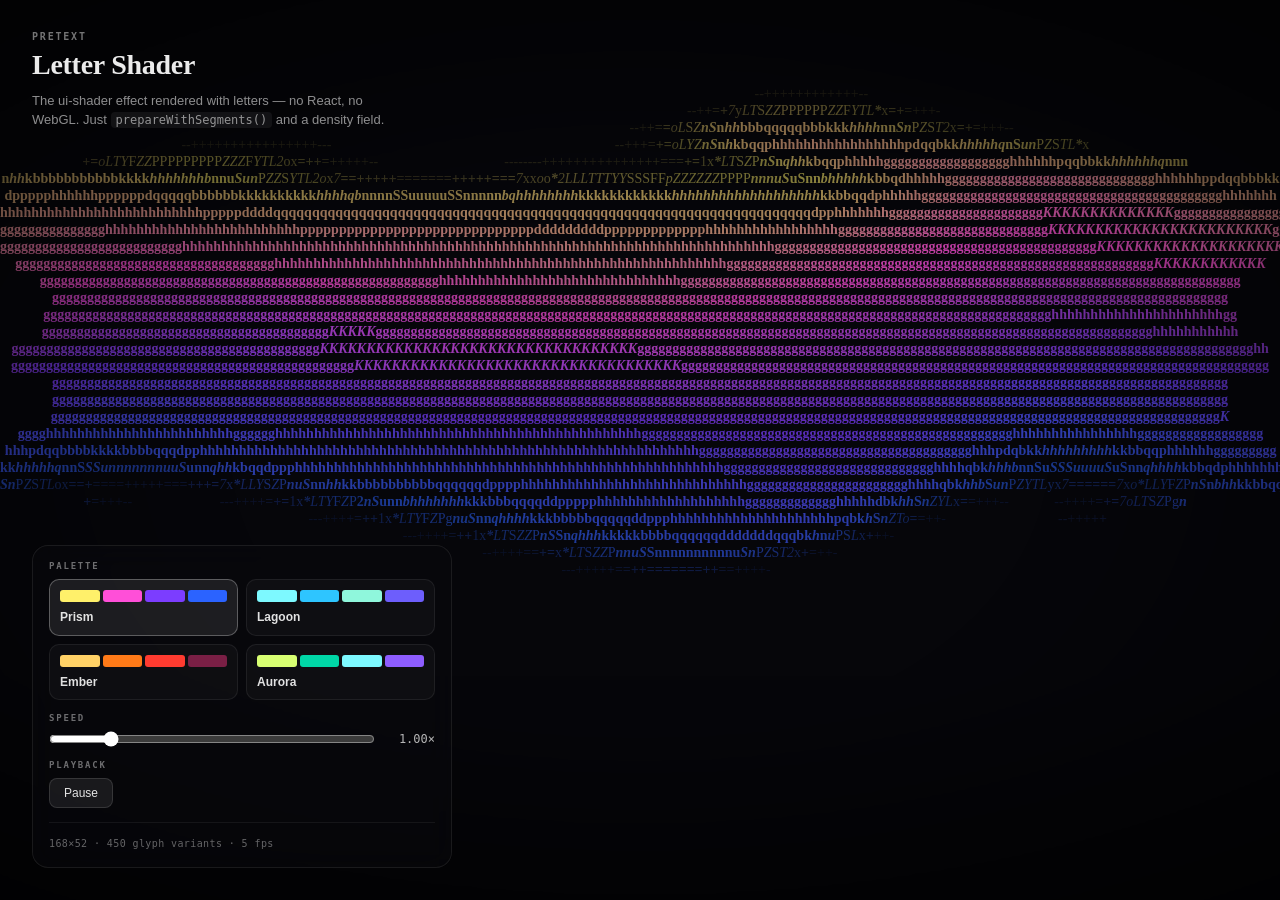
<file: letter-shader-demo/index.html>
<!doctype html>
<html lang="en">
<head>
<meta charset="UTF-8">
<meta name="viewport" content="width=device-width, initial-scale=1.0">
<title>Letter Shader — Pretext Demos</title>
<link rel="stylesheet" href="./letter-shader.css">
</head>
<body>
<div class="stage" id="stage"></div>
<div class="vignette"></div>
<main class="hud">
<header class="headline">
<p class="eyebrow">Pretext</p>
<h1>Letter Shader</h1>
<p class="tagline">The ui-shader effect rendered with letters — no React, no WebGL. Just <code>prepareWithSegments()</code> and a density field.</p>
</header>
<section class="panel" id="panel">
<div class="panel-row">
<h2>Palette</h2>
<div class="palette-grid" id="palette-grid"></div>
</div>
<div class="panel-row">
<h2>Speed</h2>
<div class="slider-row">
<input type="range" id="speed" min="0.15" max="5" step="0.05" value="1">
<span class="value" id="speed-value">1.00×</span>
</div>
</div>
<div class="panel-row">
<h2>Playback</h2>
<button class="play" id="play" aria-pressed="false">Pause</button>
</div>
<div class="panel-row stats-row">
<span class="stat" id="stats">—</span>
</div>
</section>
</main>
<script type="module" src="./letter-shader.js"></script>
</body>
</html>
</file>
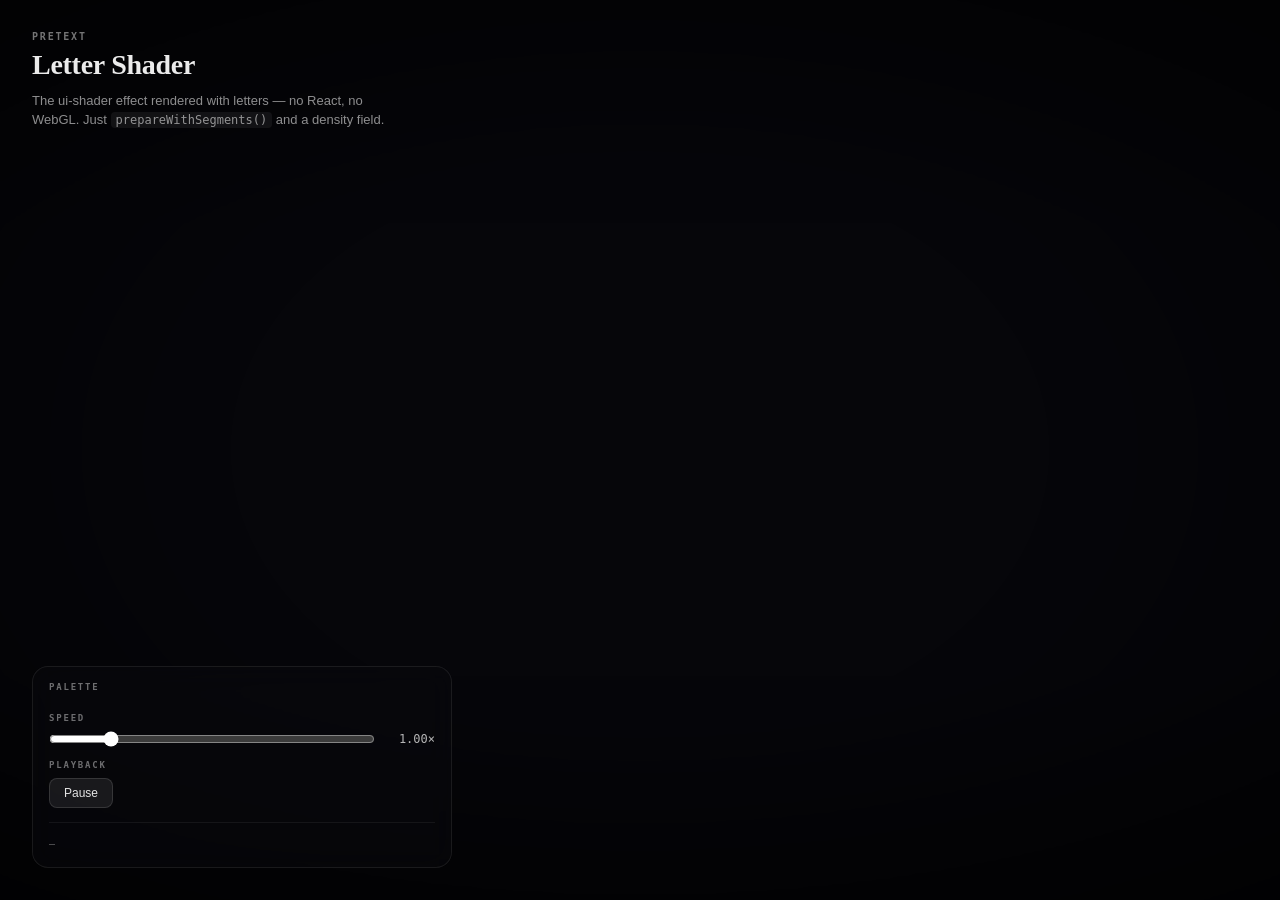
<file: letter-shader-demo/uncomplied_ts_src_copy/index.html>
<!doctype html>
<html lang="en">
<head>
<meta charset="UTF-8">
<meta name="viewport" content="width=device-width, initial-scale=1.0">
<title>Letter Shader — Pretext Demos</title>
<link rel="stylesheet" href="./letter-shader.css">
</head>
<body>
<div class="stage" id="stage"></div>
<div class="vignette"></div>
<main class="hud">
<header class="headline">
<p class="eyebrow">Pretext</p>
<h1>Letter Shader</h1>
<p class="tagline">The ui-shader effect rendered with letters — no React, no WebGL. Just <code>prepareWithSegments()</code> and a density field.</p>
</header>
<section class="panel" id="panel">
<div class="panel-row">
<h2>Palette</h2>
<div class="palette-grid" id="palette-grid"></div>
</div>
<div class="panel-row">
<h2>Speed</h2>
<div class="slider-row">
<input type="range" id="speed" min="0.15" max="5" step="0.05" value="1">
<span class="value" id="speed-value">1.00×</span>
</div>
</div>
<div class="panel-row">
<h2>Playback</h2>
<button class="play" id="play" aria-pressed="false">Pause</button>
</div>
<div class="panel-row stats-row">
<span class="stat" id="stats">—</span>
</div>
</section>
</main>
<script type="module" src="./letter-shader.ts"></script>
</body>
</html>
</file>
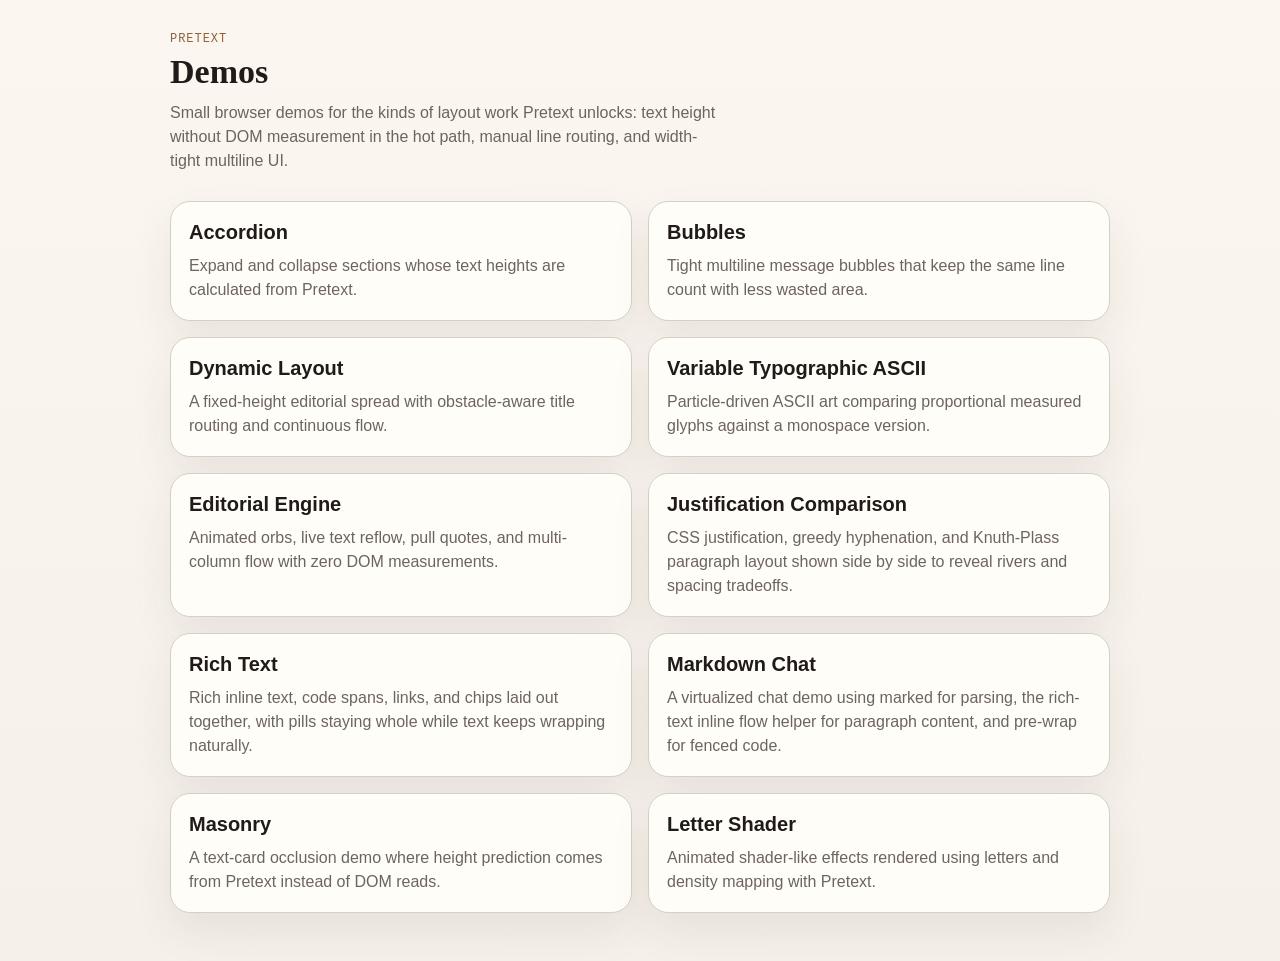
<file: pages/demos/index.html>
<!doctype html>
<html lang="en">
    <head>
        <meta charset="utf-8" />
        <meta name="viewport" content="width=device-width, initial-scale=1.0" />
        <title>Pretext Demos</title>
        <style>
            * {
                box-sizing: border-box;
            }
            :root {
                color-scheme: light;
                --page: #f5f1ea;
                --panel: #fffdf8;
                --ink: #201b18;
                --muted: #6d645d;
                --rule: #d8cec3;
                --accent: #955f3b;
            }
            body {
                margin: 0;
                min-height: 100vh;
                background: linear-gradient(
                    180deg,
                    #fbf7f0 0%,
                    var(--page) 100%
                );
                color: var(--ink);
                font-family: "Helvetica Neue", Helvetica, Arial, sans-serif;
            }
            .page {
                width: min(940px, calc(100vw - 32px));
                margin: 0 auto;
                padding: 32px 0 48px;
            }
            .eyebrow {
                margin: 0 0 8px;
                font:
                    12px/1.2 "SF Mono",
                    ui-monospace,
                    monospace;
                letter-spacing: 0.08em;
                text-transform: uppercase;
                color: var(--accent);
            }
            h1 {
                margin: 0;
                font:
                    700 34px/1.08 Georgia,
                    "Times New Roman",
                    serif;
            }
            .intro {
                margin: 10px 0 0;
                max-width: 62ch;
                line-height: 1.5;
                color: var(--muted);
            }
            .grid {
                display: grid;
                grid-template-columns: repeat(2, minmax(0, 1fr));
                gap: 16px;
                margin-top: 28px;
            }
            .card {
                display: block;
                padding: 18px;
                border: 1px solid var(--rule);
                border-radius: 20px;
                background: color-mix(in srgb, var(--panel) 94%, white 6%);
                color: inherit;
                text-decoration: none;
                box-shadow: 0 18px 40px rgb(54 40 23 / 0.08);
                transition:
                    transform 160ms ease,
                    box-shadow 160ms ease,
                    border-color 160ms ease;
            }
            .card:hover {
                transform: translateY(-1px);
                border-color: color-mix(
                    in srgb,
                    var(--accent) 35%,
                    var(--rule) 65%
                );
                box-shadow: 0 22px 44px rgb(54 40 23 / 0.12);
            }
            .card h2 {
                margin: 0;
                font:
                    600 20px/1.2 "Helvetica Neue",
                    Helvetica,
                    Arial,
                    sans-serif;
            }
            .card p {
                margin: 10px 0 0;
                line-height: 1.5;
                color: var(--muted);
            }
            @media (max-width: 760px) {
                .page {
                    width: min(100vw - 20px, 940px);
                    padding-top: 22px;
                }
                .grid {
                    grid-template-columns: 1fr;
                }
            }
        </style>
    </head>
    <body>
        <main class="page">
            <p class="eyebrow">Pretext</p>
            <h1>Demos</h1>
            <p class="intro">
                Small browser demos for the kinds of layout work Pretext
                unlocks: text height without DOM measurement in the hot path,
                manual line routing, and width-tight multiline UI.
            </p>

            <section class="grid" aria-label="Demo list">
                <a class="card" href="/demos/accordion">
                    <h2>Accordion</h2>
                    <p>
                        Expand and collapse sections whose text heights are
                        calculated from Pretext.
                    </p>
                </a>

                <a class="card" href="/demos/bubbles">
                    <h2>Bubbles</h2>
                    <p>
                        Tight multiline message bubbles that keep the same line
                        count with less wasted area.
                    </p>
                </a>

                <a class="card" href="/demos/dynamic-layout">
                    <h2>Dynamic Layout</h2>
                    <p>
                        A fixed-height editorial spread with obstacle-aware
                        title routing and continuous flow.
                    </p>
                </a>

                <a class="card" href="/demos/variable-typographic-ascii">
                    <h2>Variable Typographic ASCII</h2>
                    <p>
                        Particle-driven ASCII art comparing proportional
                        measured glyphs against a monospace version.
                    </p>
                </a>

                <a class="card" href="/demos/editorial-engine">
                    <h2>Editorial Engine</h2>
                    <p>
                        Animated orbs, live text reflow, pull quotes, and
                        multi-column flow with zero DOM measurements.
                    </p>
                </a>

                <a class="card" href="/demos/justification-comparison">
                    <h2>Justification Comparison</h2>
                    <p>
                        CSS justification, greedy hyphenation, and Knuth-Plass
                        paragraph layout shown side by side to reveal rivers and
                        spacing tradeoffs.
                    </p>
                </a>

                <a class="card" href="/demos/rich-note">
                    <h2>Rich Text</h2>
                    <p>
                        Rich inline text, code spans, links, and chips laid out
                        together, with pills staying whole while text keeps
                        wrapping naturally.
                    </p>
                </a>

                <a class="card" href="/demos/markdown-chat">
                    <h2>Markdown Chat</h2>
                    <p>
                        A virtualized chat demo using marked for parsing, the
                        rich-text inline flow helper for paragraph content, and
                        pre-wrap for fenced code.
                    </p>
                </a>

                <a class="card" href="/demos/masonry">
                    <h2>Masonry</h2>
                    <p>
                        A text-card occlusion demo where height prediction comes
                        from Pretext instead of DOM reads.
                    </p>
                </a>

                <a class="card" href="/demos/letter-shader">
                    <h2>Letter Shader</h2>
                    <p>
                        Animated shader-like effects rendered using letters and
                        density mapping with Pretext.
                    </p>
                </a>
            </section>
        </main>
    </body>
</html>
</file>
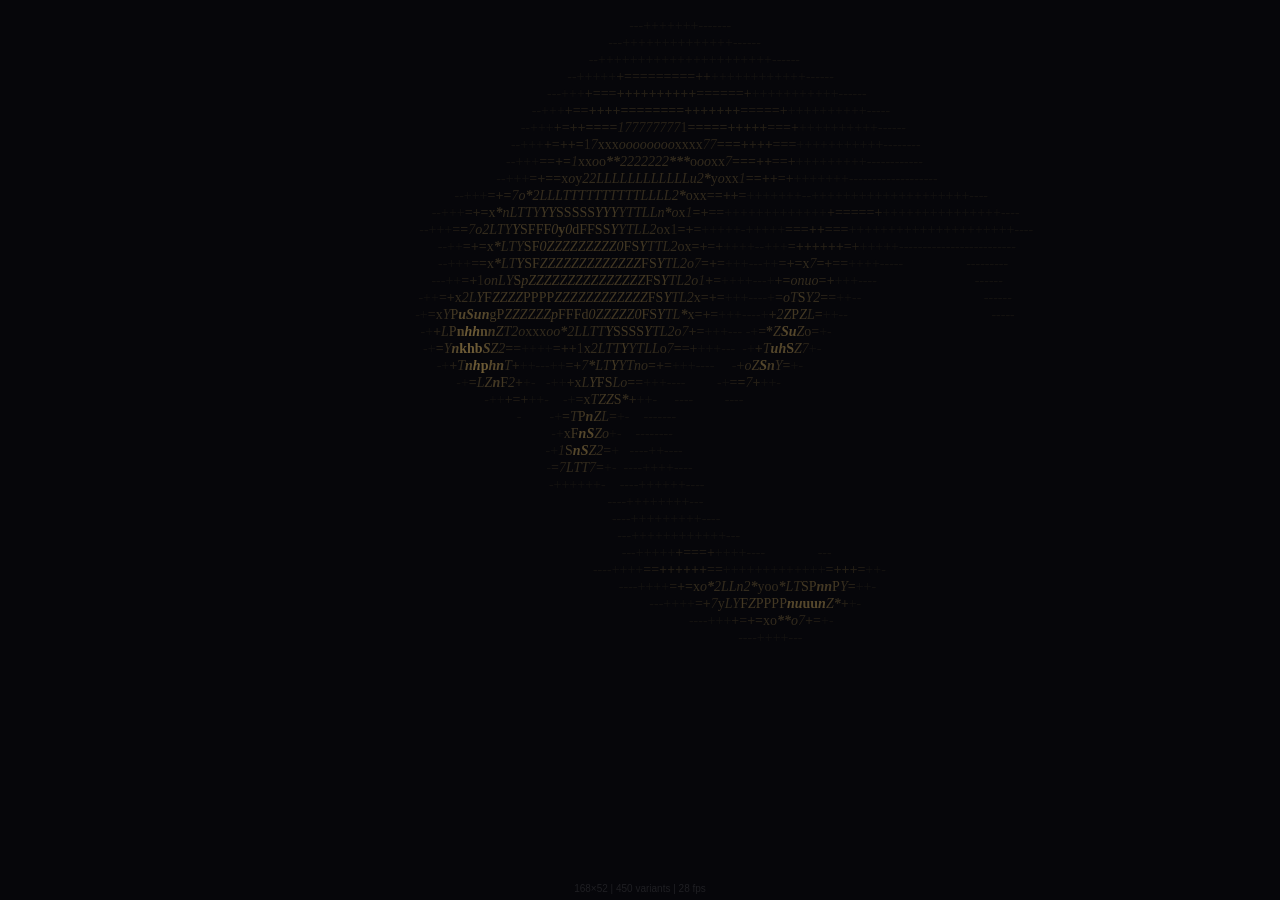
<file: fluid-smoke-demo/fluid-smoke.html>
<!doctype html>
<html lang="en">
<head>
  <meta charset="UTF-8">
  <meta name="viewport" content="width=device-width, initial-scale=1.0">
  <title>Fluid Smoke — Pretext Demos</title>
  <style>
    * { margin: 0; padding: 0; box-sizing: border-box; }
    html, body { width: 100vw; height: 100vh; overflow: hidden; background: #06060a; }
    #art { width: 100%; height: 100%; }
    .r { white-space: pre; overflow: hidden; font-family: Georgia, Palatino, "Times New Roman", serif; font-size: 14px; }
    .w3 { font-weight: 300; } .w5 { font-weight: 500; } .w8 { font-weight: 800; }
    .it { font-style: italic; }
    .a1 { color: rgba(196,163,90,0.08); } .a2 { color: rgba(196,163,90,0.16); }
    .a3 { color: rgba(196,163,90,0.24); } .a4 { color: rgba(196,163,90,0.32); }
    .a5 { color: rgba(196,163,90,0.42); } .a6 { color: rgba(196,163,90,0.54); }
    .a7 { color: rgba(196,163,90,0.66); } .a8 { color: rgba(196,163,90,0.78); }
    .a9 { color: rgba(196,163,90,0.90); } .a10 { color: rgba(196,163,90,1.0); }
    #stats {
      position: fixed; bottom: 6px; left: 0; right: 0; text-align: center;
      font: 400 10px/1 "Helvetica Neue", sans-serif; color: rgba(255,255,255,0.10);
      pointer-events: none;
    }
  </style>
</head>
<body>
  <div id="art"></div>
  <div id="stats"></div>

  <script type="module" src="./fluid-smoke.js"></script>
</body>
</html>
</file>
<file: letter-shader-demo/letter-shader.css>
* { margin: 0; padding: 0; box-sizing: border-box; }
html, body { width: 100vw; height: 100vh; overflow: hidden; background: #06060a; color: #eee; font-family: "Helvetica Neue", Helvetica, Arial, sans-serif; }

.stage {
  position: fixed; inset: 0;
  font-family: Georgia, Palatino, "Times New Roman", serif;
  font-size: 14px;
  line-height: 17px;
  overflow: hidden;
  white-space: pre;
  pointer-events: none;
}
.stage .row { height: 17px; line-height: 17px; }
.stage .w3 { font-weight: 300; }
.stage .w5 { font-weight: 500; }
.stage .w8 { font-weight: 800; }
.stage .it { font-style: italic; }

.vignette {
  position: fixed; inset: 0;
  pointer-events: none;
  background:
    radial-gradient(ellipse at center, transparent 45%, rgba(0,0,0,0.55) 100%),
    linear-gradient(180deg, rgba(0,0,0,0.25) 0%, transparent 25%, transparent 75%, rgba(0,0,0,0.35) 100%);
  z-index: 5;
}

.hud {
  position: fixed;
  inset: 0;
  padding: 32px;
  display: grid;
  grid-template-rows: auto 1fr auto;
  gap: 16px;
  pointer-events: none;
  z-index: 10;
}

.headline { pointer-events: auto; max-width: 560px; }
.eyebrow {
  font: 600 10px/1 "SF Mono", ui-monospace, monospace;
  letter-spacing: 0.18em;
  text-transform: uppercase;
  color: rgba(255,255,255,0.45);
  margin-bottom: 8px;
}
.headline h1 {
  font: 600 28px/1.1 Georgia, "Times New Roman", serif;
  color: rgba(255,255,255,0.92);
  margin: 0 0 10px;
  letter-spacing: -0.01em;
}
.tagline {
  font: 400 13px/1.5 "Helvetica Neue", sans-serif;
  color: rgba(255,255,255,0.55);
  max-width: 52ch;
}
.tagline code {
  font-family: "SF Mono", ui-monospace, monospace;
  font-size: 12px;
  background: rgba(255,255,255,0.06);
  padding: 1px 5px;
  border-radius: 4px;
}

.panel {
  pointer-events: auto;
  grid-row: 3;
  justify-self: start;
  width: min(420px, calc(100vw - 64px));
  background: rgba(10,10,14,0.55);
  backdrop-filter: blur(14px) saturate(130%);
  -webkit-backdrop-filter: blur(14px) saturate(130%);
  border: 1px solid rgba(255,255,255,0.08);
  border-radius: 16px;
  padding: 16px;
  display: grid;
  gap: 14px;
}
.panel-row h2 {
  font: 600 9px/1 "SF Mono", ui-monospace, monospace;
  letter-spacing: 0.2em;
  text-transform: uppercase;
  color: rgba(255,255,255,0.42);
  margin-bottom: 8px;
}

.palette-grid {
  display: grid;
  grid-template-columns: repeat(2, minmax(0, 1fr));
  gap: 8px;
}
.palette-button {
  all: unset;
  cursor: pointer;
  padding: 10px;
  border-radius: 10px;
  background: rgba(255,255,255,0.03);
  border: 1px solid rgba(255,255,255,0.07);
  display: grid;
  gap: 8px;
  transition: background 140ms ease, border-color 140ms ease;
}
.palette-button:hover { background: rgba(255,255,255,0.06); border-color: rgba(255,255,255,0.14); }
.palette-button[aria-pressed="true"] {
  background: rgba(255,255,255,0.09);
  border-color: rgba(255,255,255,0.28);
}
.palette-swatches {
  display: flex;
  gap: 3px;
}
.palette-swatch {
  flex: 1;
  height: 12px;
  border-radius: 3px;
}
.palette-label {
  font: 600 12px/1.2 "Helvetica Neue", sans-serif;
  color: rgba(255,255,255,0.88);
}

.slider-row {
  display: grid;
  grid-template-columns: 1fr auto;
  gap: 12px;
  align-items: center;
}
.slider-row input[type="range"] {
  width: 100%;
  accent-color: rgba(255,255,255,0.8);
}
.slider-row .value {
  font: 500 12px/1 "SF Mono", ui-monospace, monospace;
  color: rgba(255,255,255,0.7);
  min-width: 48px;
  text-align: right;
}

.play {
  all: unset;
  cursor: pointer;
  display: inline-block;
  padding: 8px 14px;
  border-radius: 8px;
  background: rgba(255,255,255,0.08);
  border: 1px solid rgba(255,255,255,0.12);
  font: 500 12px/1 "Helvetica Neue", sans-serif;
  color: rgba(255,255,255,0.88);
  transition: background 140ms ease;
}
.play:hover { background: rgba(255,255,255,0.14); }
.play[aria-pressed="true"] {
  background: rgba(255,255,255,0.18);
  border-color: rgba(255,255,255,0.28);
}

.stats-row {
  border-top: 1px solid rgba(255,255,255,0.06);
  padding-top: 10px;
}
.stat {
  font: 400 10px/1 "SF Mono", ui-monospace, monospace;
  color: rgba(255,255,255,0.38);
  letter-spacing: 0.04em;
}

@media (max-width: 640px) {
  .hud { padding: 20px; }
  .headline h1 { font-size: 22px; }
  .panel { width: calc(100vw - 40px); }
  .palette-grid { grid-template-columns: 1fr 1fr; }
}
</file>
<file: letter-shader-demo/uncomplied_ts_src_copy/letter-shader.css>
* { margin: 0; padding: 0; box-sizing: border-box; }
html, body { width: 100vw; height: 100vh; overflow: hidden; background: #06060a; color: #eee; font-family: "Helvetica Neue", Helvetica, Arial, sans-serif; }

.stage {
  position: fixed; inset: 0;
  font-family: Georgia, Palatino, "Times New Roman", serif;
  font-size: 14px;
  line-height: 17px;
  overflow: hidden;
  white-space: pre;
  pointer-events: none;
}
.stage .row { height: 17px; line-height: 17px; }
.stage .w3 { font-weight: 300; }
.stage .w5 { font-weight: 500; }
.stage .w8 { font-weight: 800; }
.stage .it { font-style: italic; }

.vignette {
  position: fixed; inset: 0;
  pointer-events: none;
  background:
    radial-gradient(ellipse at center, transparent 45%, rgba(0,0,0,0.55) 100%),
    linear-gradient(180deg, rgba(0,0,0,0.25) 0%, transparent 25%, transparent 75%, rgba(0,0,0,0.35) 100%);
  z-index: 5;
}

.hud {
  position: fixed;
  inset: 0;
  padding: 32px;
  display: grid;
  grid-template-rows: auto 1fr auto;
  gap: 16px;
  pointer-events: none;
  z-index: 10;
}

.headline { pointer-events: auto; max-width: 560px; }
.eyebrow {
  font: 600 10px/1 "SF Mono", ui-monospace, monospace;
  letter-spacing: 0.18em;
  text-transform: uppercase;
  color: rgba(255,255,255,0.45);
  margin-bottom: 8px;
}
.headline h1 {
  font: 600 28px/1.1 Georgia, "Times New Roman", serif;
  color: rgba(255,255,255,0.92);
  margin: 0 0 10px;
  letter-spacing: -0.01em;
}
.tagline {
  font: 400 13px/1.5 "Helvetica Neue", sans-serif;
  color: rgba(255,255,255,0.55);
  max-width: 52ch;
}
.tagline code {
  font-family: "SF Mono", ui-monospace, monospace;
  font-size: 12px;
  background: rgba(255,255,255,0.06);
  padding: 1px 5px;
  border-radius: 4px;
}

.panel {
  pointer-events: auto;
  grid-row: 3;
  justify-self: start;
  width: min(420px, calc(100vw - 64px));
  background: rgba(10,10,14,0.55);
  backdrop-filter: blur(14px) saturate(130%);
  -webkit-backdrop-filter: blur(14px) saturate(130%);
  border: 1px solid rgba(255,255,255,0.08);
  border-radius: 16px;
  padding: 16px;
  display: grid;
  gap: 14px;
}
.panel-row h2 {
  font: 600 9px/1 "SF Mono", ui-monospace, monospace;
  letter-spacing: 0.2em;
  text-transform: uppercase;
  color: rgba(255,255,255,0.42);
  margin-bottom: 8px;
}

.palette-grid {
  display: grid;
  grid-template-columns: repeat(2, minmax(0, 1fr));
  gap: 8px;
}
.palette-button {
  all: unset;
  cursor: pointer;
  padding: 10px;
  border-radius: 10px;
  background: rgba(255,255,255,0.03);
  border: 1px solid rgba(255,255,255,0.07);
  display: grid;
  gap: 8px;
  transition: background 140ms ease, border-color 140ms ease;
}
.palette-button:hover { background: rgba(255,255,255,0.06); border-color: rgba(255,255,255,0.14); }
.palette-button[aria-pressed="true"] {
  background: rgba(255,255,255,0.09);
  border-color: rgba(255,255,255,0.28);
}
.palette-swatches {
  display: flex;
  gap: 3px;
}
.palette-swatch {
  flex: 1;
  height: 12px;
  border-radius: 3px;
}
.palette-label {
  font: 600 12px/1.2 "Helvetica Neue", sans-serif;
  color: rgba(255,255,255,0.88);
}

.slider-row {
  display: grid;
  grid-template-columns: 1fr auto;
  gap: 12px;
  align-items: center;
}
.slider-row input[type="range"] {
  width: 100%;
  accent-color: rgba(255,255,255,0.8);
}
.slider-row .value {
  font: 500 12px/1 "SF Mono", ui-monospace, monospace;
  color: rgba(255,255,255,0.7);
  min-width: 48px;
  text-align: right;
}

.play {
  all: unset;
  cursor: pointer;
  display: inline-block;
  padding: 8px 14px;
  border-radius: 8px;
  background: rgba(255,255,255,0.08);
  border: 1px solid rgba(255,255,255,0.12);
  font: 500 12px/1 "Helvetica Neue", sans-serif;
  color: rgba(255,255,255,0.88);
  transition: background 140ms ease;
}
.play:hover { background: rgba(255,255,255,0.14); }
.play[aria-pressed="true"] {
  background: rgba(255,255,255,0.18);
  border-color: rgba(255,255,255,0.28);
}

.stats-row {
  border-top: 1px solid rgba(255,255,255,0.06);
  padding-top: 10px;
}
.stat {
  font: 400 10px/1 "SF Mono", ui-monospace, monospace;
  color: rgba(255,255,255,0.38);
  letter-spacing: 0.04em;
}

@media (max-width: 640px) {
  .hud { padding: 20px; }
  .headline h1 { font-size: 22px; }
  .panel { width: calc(100vw - 40px); }
  .palette-grid { grid-template-columns: 1fr 1fr; }
}
</file>
